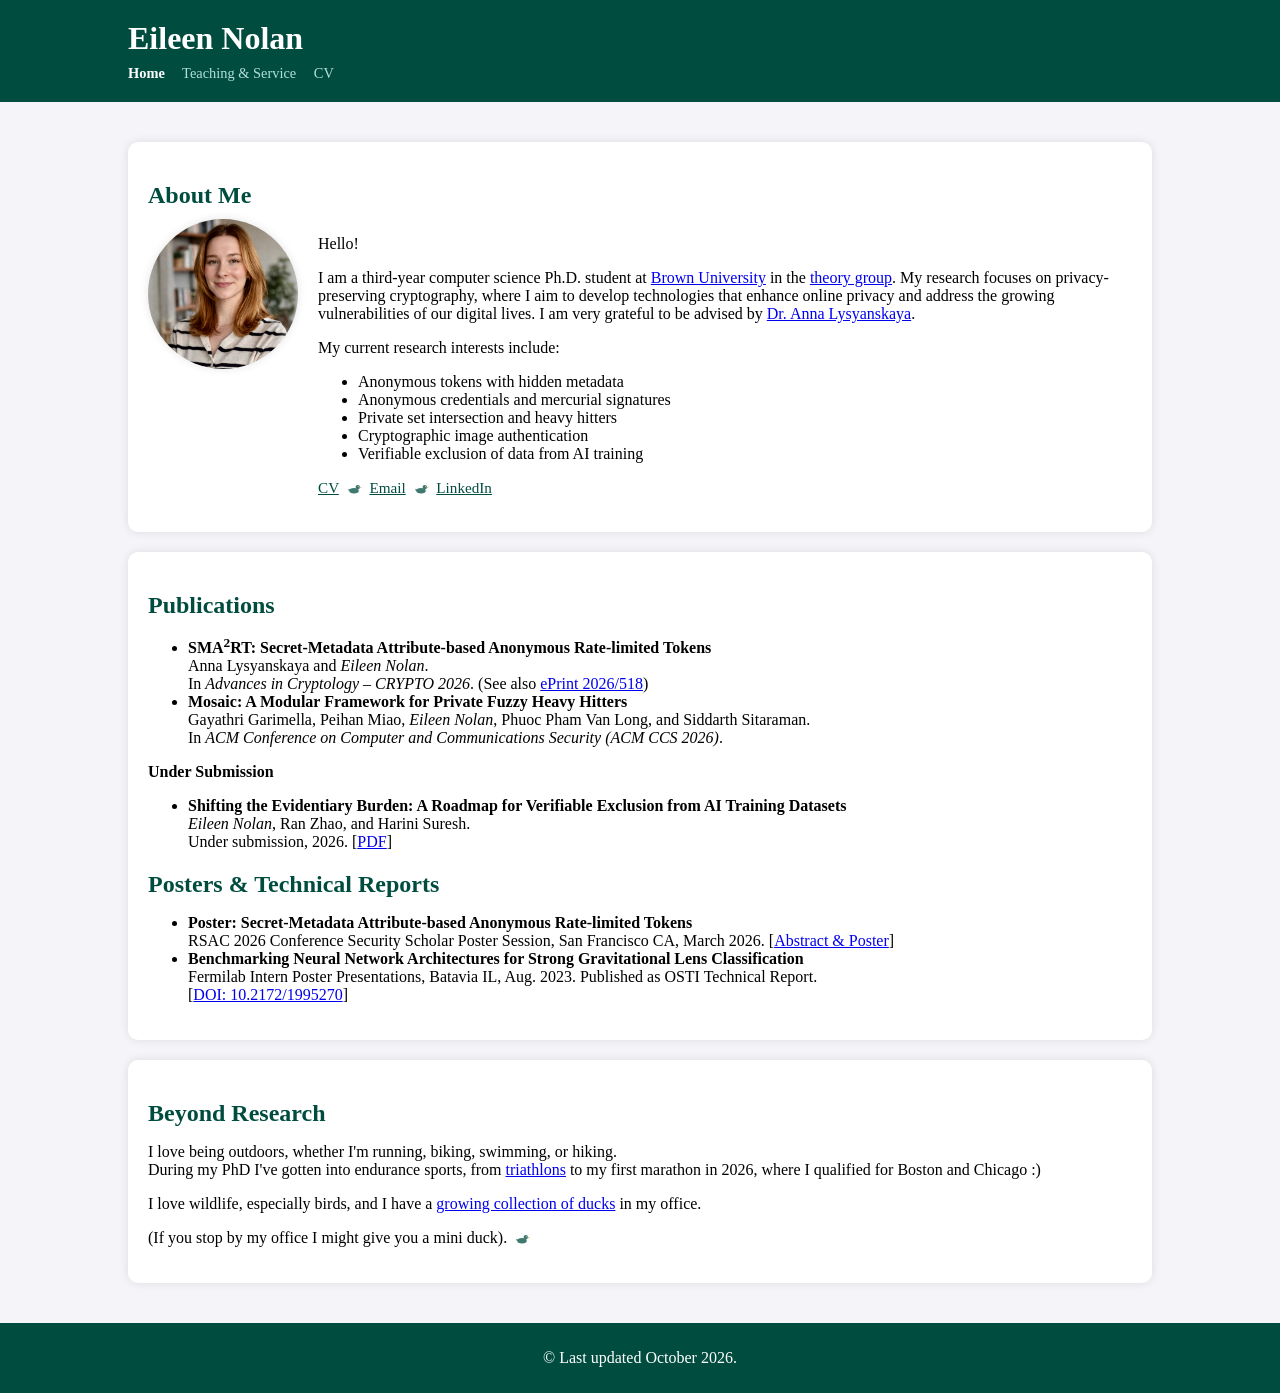
<file: index.html>
<!DOCTYPE html>
<html lang="en">
<head>
    <meta charset="UTF-8">
    <meta name="viewport" content="width=device-width, initial-scale=1.0">
    <title>Eileen Nolan</title>
    <link rel="icon" href="duck.svg" type="image/svg+xml">
    <link rel="stylesheet" href="style.css">
</head>
<body>
    <header>
        <h1>Eileen Nolan</h1>
        <nav>
            <a href="index.html" class="current">Home</a>
            <a href="teaching.html">Teaching &amp; Service</a>
            <a href="cv.pdf">CV</a>
        </nav>
    </header>
    <div class="container">
        <div class="content">
            <section>
                <h2>About Me</h2>
                <div class="about-me">
                    <img src="profile.jpeg" alt="Eileen Nolan" class="profile-pic">
                    <div class="about-me-text">
                        <p>Hello!</p>
                        <p>I am a third-year computer science Ph.D. student at <a href="https://cs.brown.edu/degrees/doctoral/" target="_blank">Brown University</a> in the <a href="https://cs.brown.edu/research/cs-theory-group/" target="_blank">theory group</a>. My research focuses on privacy-preserving cryptography,
                           where I aim to develop technologies that enhance online privacy and address the growing vulnerabilities of our digital lives.
                           I am very grateful to be advised by <a href="https://cs.brown.edu/people/alysyans/" target="_blank">Dr. Anna Lysyanskaya</a>.</p>
                        <p>My current research interests include:</p>
                        <ul>
                            <li>Anonymous tokens with hidden metadata</li>
                            <li>Anonymous credentials and mercurial signatures</li>
                            <li>Private set intersection and heavy hitters</li>
                            <li>Cryptographic image authentication</li>
                            <li>Verifiable exclusion of data from AI training</li>
                        </ul>
                        <p class="links">
                            <a href="cv.pdf">CV</a>
                            <img src="duck.svg" class="duck-sep" alt="">
                            <a href="mailto:eileen_nolan@brown.edu">Email</a>
                            <img src="duck.svg" class="duck-sep" alt="">
                            <a href="https://www.linkedin.com/in/eileen20nolan/" target="_blank">LinkedIn</a>
                        </p>
                    </div>
                </div>
            </section>
        </div>

        <div class="content">
            <section>
                <h2>Publications</h2>
                <ul>
                    <li>
                        <strong>SMA<sup>2</sup>RT: Secret-Metadata Attribute-based Anonymous Rate-limited Tokens</strong><br>
                        Anna Lysyanskaya and <em>Eileen Nolan</em>.<br>
                        In <em>Advances in Cryptology – CRYPTO 2026</em>. (See also <a href="https://eprint.iacr.org/2026/518" target="_blank">ePrint 2026/518</a>)
                    </li>
                    <li>
                        <strong>Mosaic: A Modular Framework for Private Fuzzy Heavy Hitters</strong><br>
                        Gayathri Garimella, Peihan Miao, <em>Eileen Nolan</em>, Phuoc Pham Van Long, and Siddarth Sitaraman.<br>
                        In <em>ACM Conference on Computer and Communications Security (ACM CCS 2026)</em>.
                    </li>
                </ul>

                <p><strong>Under Submission</strong></p>
                <ul>
                    <li>
                        <strong>Shifting the Evidentiary Burden: A Roadmap for Verifiable Exclusion from AI Training Datasets</strong><br>
                        <em>Eileen Nolan</em>, Ran Zhao, and Harini Suresh.<br>
                        Under submission, 2026. [<a href="FENCE.pdf" target="_blank">PDF</a>]
                    </li>
                </ul>

                <h2>Posters &amp; Technical Reports</h2>
                <ul>
                    <li>
                        <strong>Poster: Secret-Metadata Attribute-based Anonymous Rate-limited Tokens</strong><br>
                        RSAC 2026 Conference Security Scholar Poster Session, San Francisco CA, March 2026.
                        [<a href="https://www.rsaconference.com/rsac-programs/security-scholar/poster-boards" target="_blank">Abstract &amp; Poster</a>]
                    </li>
                    <li>
                        <strong>Benchmarking Neural Network Architectures for Strong Gravitational Lens Classification</strong><br>
                        Fermilab Intern Poster Presentations, Batavia IL, Aug. 2023. Published as OSTI Technical Report.<br>
                        [<a href="https://doi.org/10.2172/1995270" target="_blank">DOI: 10.2172/1995270</a>]
                    </li>
                </ul>
            </section>
        </div>

        <div class="content">
            <section>
                <h2>Beyond Research</h2>
                <p>I love being outdoors, whether I'm running, biking, swimming, or hiking.<br>
                During my PhD I've gotten into endurance sports, from <a href="ironman_awards.jpg" target="_blank">triathlons</a> to my first marathon in 2026, where I qualified for Boston and Chicago :)</p>
                <p>I love wildlife, especially birds, and I have a <a href="ducks.jpg" target="_blank">growing collection of ducks</a> in my office.</p>
                <p>(If you stop by my office I might give you a mini duck). <img src="duck.svg" class="duck-sep" alt="">
                </p>
            </section>
        </div>
    </div>
    <footer>
        <p>&copy; Last updated October 2026.</p>
    </footer>
</body>
</html>
</file>
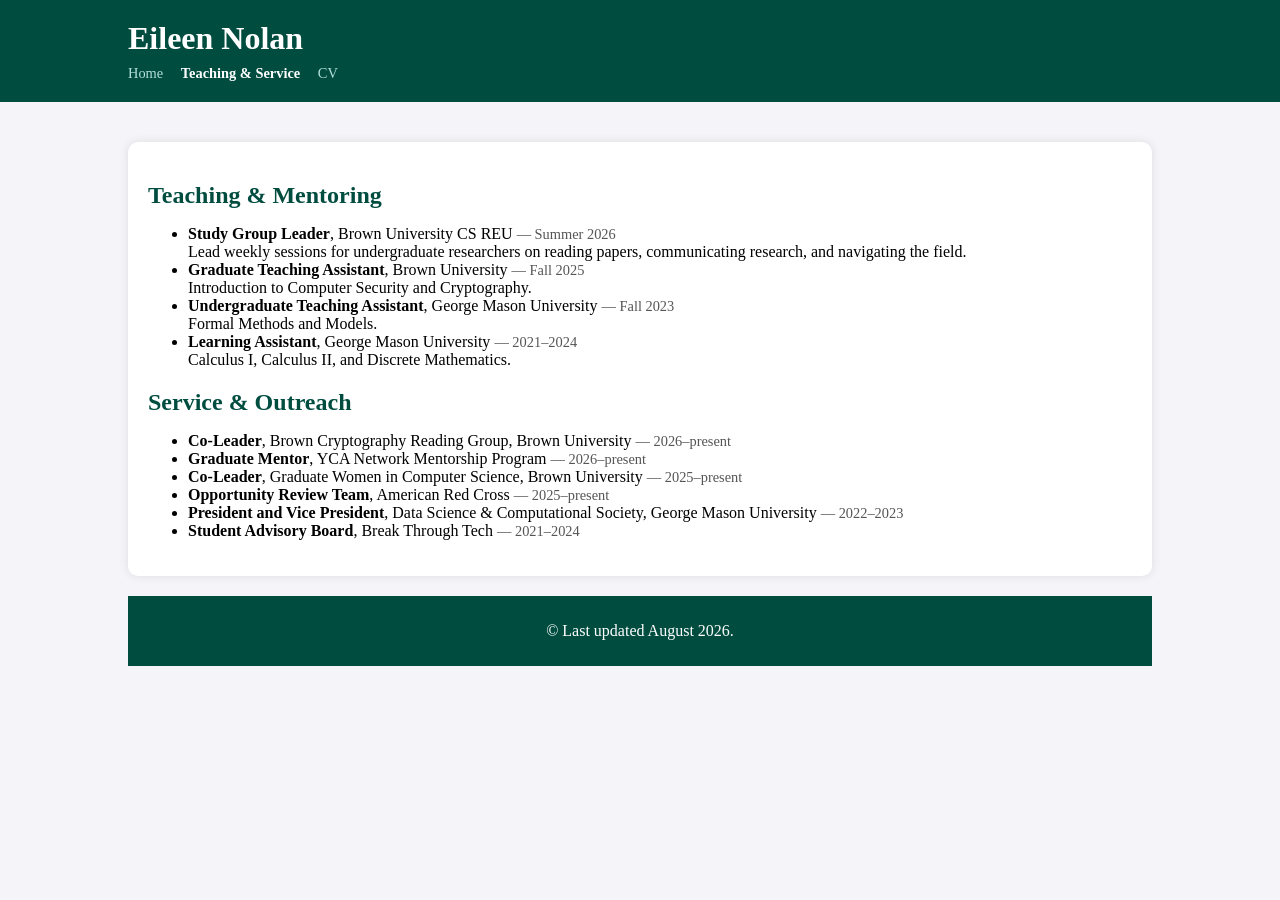
<file: teaching.html>
<!DOCTYPE html>
<html lang="en">
<head>
    <meta charset="UTF-8">
    <meta name="viewport" content="width=device-width, initial-scale=1.0">
    <title>Teaching &amp; Service — Eileen Nolan</title>
    <link rel="icon" href="duck.svg" type="image/svg+xml">
    <link rel="stylesheet" href="style.css">
</head>
<body>
    <header>
        <h1>Eileen Nolan</h1>
        <nav>
            <a href="index.html">Home</a>
            <a href="teaching.html" class="current">Teaching &amp; Service</a>
            <a href="cv.pdf">CV</a>
        </nav>
    </header>
    <div class="container">
        <div class="content">
            <section>
                <h2>Teaching &amp; Mentoring</h2>
                <ul>
                    <li>
                        <strong>Study Group Leader</strong>, Brown University CS REU
                        <span class="entry-date">— Summer 2026</span><br>
                        Lead weekly sessions for undergraduate researchers on reading papers, communicating research, and navigating the field.
                    </li>
                    <li>
                        <strong>Graduate Teaching Assistant</strong>, Brown University
                        <span class="entry-date">— Fall 2025</span><br>
                        Introduction to Computer Security and Cryptography.
                    </li>
                    <li>
                        <strong>Undergraduate Teaching Assistant</strong>, George Mason University
                        <span class="entry-date">— Fall 2023</span><br>
                        Formal Methods and Models.
                    </li>
                    <li>
                        <strong>Learning Assistant</strong>, George Mason University
                        <span class="entry-date">— 2021–2024</span><br>
                        Calculus I, Calculus II, and Discrete Mathematics.
                    </li>
                </ul>

                <h2>Service &amp; Outreach</h2>
                <ul>
                    <li>
                        <strong>Co-Leader</strong>, Brown Cryptography Reading Group, Brown University
                        <span class="entry-date">— 2026–present</span>
                    </li>
                    <li>
                        <strong>Graduate Mentor</strong>, YCA Network Mentorship Program
                        <span class="entry-date">— 2026–present</span>
                    </li>
                    <li>
                        <strong>Co-Leader</strong>, Graduate Women in Computer Science, Brown University
                        <span class="entry-date">— 2025–present</span>
                    </li>
                    <li>
                        <strong>Opportunity Review Team</strong>, American Red Cross
                        <span class="entry-date">— 2025–present</span>
                    </li>
                    <li>
                        <strong>President and Vice President</strong>, Data Science &amp; Computational Society, George Mason University
                        <span class="entry-date">— 2022–2023</span>
                    </li>
                    <li>
                        <strong>Student Advisory Board</strong>, Break Through Tech
                        <span class="entry-date">— 2021–2024</span>
                    </li>
                </ul>
            </section>
        </div>
    <footer>
        <p>&copy; Last updated August 2026.</p>
    </footer>
</body>
</html>
</file>
<file: style.css>
body {
    font-family: 'Georgia', serif;
    margin: 0;
    padding: 0;
    background-color: #f4f4f9;
    color: #000;
}
header {
    background-color: #004d40;
    color: #fff;
    padding: 20px;
    text-align: left;
    padding-left: 10%;
}
header h1 {
    margin: 0;
    display: flex;
    align-items: center;
    gap: 12px;
}
header h1 .duck {
    width: 38px;
    height: auto;
    flex-shrink: 0;
}
nav {
    margin-top: 8px;
    font-size: 0.9em;
}
nav a {
    color: #b2dfdb;
    text-decoration: none;
    margin-right: 14px;
}
nav a:hover {
    text-decoration: underline;
}
nav a.current {
    color: #fff;
    font-weight: bold;
}
.container {
    width: 80%;
    margin: 40px auto;
}
.about-me {
    display: flex;
    align-items: flex-start;
    gap: 20px;
}
.about-me-text {
    flex: 1;
}
.profile-pic {
    border-radius: 50%;
    width: 150px;
    height: 150px;
    object-fit: cover;
    box-shadow: 0 0 10px rgba(0, 0, 0, 0.1);
    flex-shrink: 0;
}
.content {
    background: #fff;
    padding: 20px;
    box-shadow: 0 0 10px rgba(0, 0, 0, 0.1);
    border-radius: 10px;
    margin-bottom: 20px;
    overflow: auto;
}
.content h2 {
    color: #004d40;
    margin-bottom: 10px;
}
.links {
    margin-top: 14px;
    font-size: 0.95em;
}
.links a {
    color: #004d40;
}
.entry-date {
    color: #555;
    font-size: 0.9em;
}
.photo {
    max-width: 400px;
    width: 100%;
    height: auto;
    border-radius: 6px;
    margin-top: 10px;
}

/* two photos side by side, stacking on narrow screens */
.photo-row {
    display: flex;
    flex-wrap: wrap;
    gap: 16px;
    margin-top: 12px;
}
.photo-row img {
    flex: 1 1 260px;
    max-width: 340px;
    width: 100%;
    height: auto;
    border-radius: 6px;
}

/* small duck used as a separator in the links line */
.duck-sep {
    width: 15px;
    height: auto;
    vertical-align: -2px;
    margin: 0 4px;
    opacity: 0.75;
}
footer {
    background-color: #004d40;
    color: #fff;
    text-align: center;
    padding: 10px 20px;
}
.highlight {
    color: #e8a33d;
}

/* duck bullets — used on the research interests list */
ul.ducks {
    list-style: none;
    padding-left: 0;
}
ul.ducks li {
    position: relative;
    padding-left: 30px;
    margin-bottom: 6px;
}
ul.ducks li::before {
    content: "";
    position: absolute;
    left: 0;
    top: 0.28em;
    width: 20px;
    height: 18px;
    background-repeat: no-repeat;
    background-size: contain;
    background-image: url("duck.svg");
}

@media (max-width: 700px) {
    .container {
        width: 90%;
        margin: 20px auto;
    }
    header {
        padding-left: 5%;
    }
    .about-me {
        flex-direction: column;
        align-items: center;
        text-align: left;
    }
}
</file>
